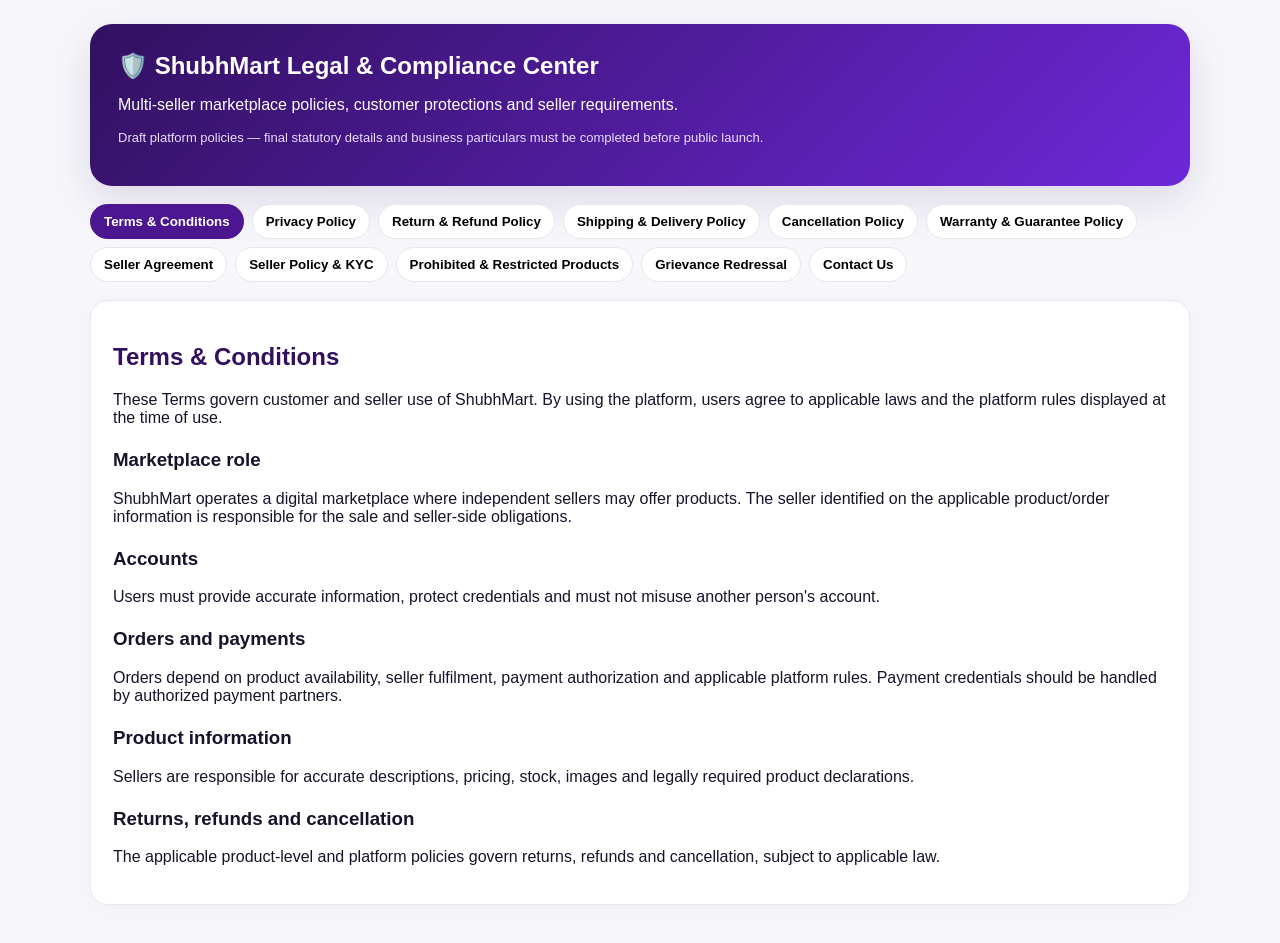
<file: legal-center.html>
<!doctype html>
<html lang="en"><head><meta charset="utf-8"><meta name="viewport" content="width=device-width,initial-scale=1"><title>ShubhMart — Legal & Compliance Center</title><style>body{margin:0;font-family:Inter,Arial,sans-serif;background:#f7f7fb;color:#17132a}.wrap{max-width:1100px;margin:auto;padding:24px}.hero{background:linear-gradient(135deg,#32105f,#6d28d9);color:#fff;border-radius:22px;padding:28px;box-shadow:0 15px 45px #32105f22}.hero h1{margin:0 0 8px}.tabs{display:flex;gap:8px;flex-wrap:wrap;margin:18px 0}.tabs button{border:1px solid #e5e7eb;background:#fff;border-radius:999px;padding:9px 13px;cursor:pointer;font-weight:700}.tabs button.active{background:#4b168f;color:#fff;border-color:#4b168f}.card{background:#fff;border:1px solid #e9e7f0;border-radius:18px;padding:22px;margin:14px 0;box-shadow:0 4px 20px #00000008}.card h2{color:#32105f}.card h3{margin-top:22px}.card li{margin:7px 0}.note{background:#fff8e7;border-left:4px solid #f59e0b;padding:12px;border-radius:8px}.small{color:#667085;font-size:13px}a{color:#4b168f;font-weight:700}@media(max-width:600px){.wrap{padding:14px}.hero{padding:22px}.card{padding:16px}}</style></head><body><main class="wrap"><section class="hero"><h1>🛡️ ShubhMart Legal & Compliance Center</h1><p>Multi-seller marketplace policies, customer protections and seller requirements.</p><p class="small" style="color:#e9ddff">Draft platform policies — final statutory details and business particulars must be completed before public launch.</p></section><nav class="tabs" id="tabs"></nav><section id="content"></section></main><script>const docs={
terms:['Terms & Conditions',`<p>These Terms govern customer and seller use of ShubhMart. By using the platform, users agree to applicable laws and the platform rules displayed at the time of use.</p><h3>Marketplace role</h3><p>ShubhMart operates a digital marketplace where independent sellers may offer products. The seller identified on the applicable product/order information is responsible for the sale and seller-side obligations.</p><h3>Accounts</h3><p>Users must provide accurate information, protect credentials and must not misuse another person's account.</p><h3>Orders and payments</h3><p>Orders depend on product availability, seller fulfilment, payment authorization and applicable platform rules. Payment credentials should be handled by authorized payment partners.</p><h3>Product information</h3><p>Sellers are responsible for accurate descriptions, pricing, stock, images and legally required product declarations.</p><h3>Returns, refunds and cancellation</h3><p>The applicable product-level and platform policies govern returns, refunds and cancellation, subject to applicable law.</p>`],
privacy:['Privacy Policy',`<p>ShubhMart may process account, contact, delivery, order, support, payment-status, device and security information required to operate the marketplace.</p><h3>Uses</h3><ul><li>Authentication and account management.</li><li>Order processing, delivery, returns and refunds.</li><li>Customer and seller support.</li><li>Security, fraud prevention and legal compliance.</li></ul><h3>Data choices</h3><p>Where applicable, users may request access, correction, deletion or other rights through the published support/grievance channel. The final production policy should state the actual entity, contact details, retention periods and applicable data-protection notices.</p>`],
returns:['Return & Refund Policy',`<p>Return/refund eligibility depends on product category, seller terms, product condition, the stated return window and applicable law.</p><ul><li>Wrong, damaged or materially different products should be reported promptly.</li><li>Products must be returned in the required condition and with required components where applicable.</li><li>Certain permitted categories may have special or no-return rules.</li><li>Approved refunds are processed through the applicable payment/refund method.</li></ul><p>Sellers must honor the return/refund commitment displayed for their products.</p>`],
shipping:['Shipping & Delivery Policy',`<p>Delivery estimates depend on stock, seller location, customer location and logistics availability.</p><ul><li>Customers must provide a complete address and reachable mobile number.</li><li>Tracking may be shown where available.</li><li>Delays may occur due to logistics disruption, weather, public restrictions or other events outside reasonable control.</li><li>Failed delivery attempts may follow the logistics partner's process.</li></ul>`],
cancellation:['Cancellation Policy',`<p>Customers may request cancellation before an order reaches a stage where cancellation is operationally unavailable.</p><ul><li>Any cancellation charge must comply with applicable law and the checkout terms.</li><li>If an order is cancelled by the seller or ShubhMart, any applicable refund follows the payment/refund process.</li><li>Orders already shipped or locked for fulfilment may not be cancellable through the normal flow.</li></ul>`],
warranty:['Warranty & Guarantee Policy',`<p>Where a product carries a manufacturer, brand or seller warranty/guarantee, the applicable terms shown on the product page or invoice will apply.</p><ul><li>Warranty claims may require invoice/order proof and product serial or batch information.</li><li>Warranty does not automatically cover misuse, unauthorized modification, normal wear or exclusions stated by the warrantor.</li><li>ShubhMart may route eligible claims to the seller, manufacturer or authorized service provider.</li></ul><div class="note">Do not promise a platform-wide warranty where the underlying product does not carry one.</div>`],
seller:['Seller Agreement',`<p>Seller onboarding requires accurate identity/business information and compliance with laws applicable to the seller and its products.</p><h3>Seller obligations</h3><ul><li>Provide accurate name/business, address, PAN and applicable GST/tax details.</li><li>Provide bank/payout details and category-specific licences where applicable.</li><li>List genuine, legally saleable products.</li><li>Keep price, stock, description, images and mandatory declarations accurate.</li><li>Honor applicable orders, returns, refunds, warranty commitments and customer support obligations.</li></ul><h3>Platform controls</h3><p>ShubhMart may pause listings or suspend marketplace access for prohibited products, fraud, material misrepresentation, repeated policy violations or other permitted reasons, subject to applicable law and the seller agreement.</p>`],
sellerPolicy:['Seller Policy & KYC',`<h3>Seller onboarding checklist</h3><ul><li>Seller/business name, mobile, email and address.</li><li>PAN and bank/payout information.</li><li>GSTIN where applicable.</li><li>Udyam/MSME information where voluntarily provided.</li><li>Product/category-specific licence or certification where applicable.</li></ul><h3>Verification</h3><p>Seller applications remain Pending/Under Review until the ShubhMart verification process is completed. Admin verification may record notes and a rejection reason.</p><h3>Agreement acceptance</h3><p>Seller onboarding records acceptance of the applicable Seller Agreement and prohibited-product rules, including the agreement version used at acceptance.</p>`],
prohibited:['Prohibited & Restricted Products',`<p>The following must not be listed unless ShubhMart has specifically enabled the category and all applicable legal requirements are satisfied:</p><ul><li>Illegal, counterfeit or stolen goods.</li><li>Weapons, explosives and other restricted items.</li><li>Narcotics or unlawfully supplied controlled substances.</li><li>Unsafe, recalled or materially non-compliant products.</li><li>Products requiring licences/certifications that the seller cannot provide.</li><li>Fraudulent or materially misleading listings.</li></ul><p>Additional category controls may apply to food, cosmetics, medicines, medical devices, toys, electronics, packaged goods and other regulated products.</p>`],
grievance:['Grievance Redressal',`<p>ShubhMart provides customer support and a grievance mechanism for marketplace complaints.</p><h3>Process</h3><ol><li>Submit the issue with order/product details.</li><li>Receive a ticket/reference where supported.</li><li>ShubhMart and/or the responsible seller reviews the issue.</li><li>Return, refund, replacement or other resolution is handled under the applicable policy and law.</li></ol><h3>Grievance Officer</h3><p><b>Name:</b> To be appointed before public launch<br><b>Email:</b> To be published<br><b>Address:</b> To be published</p><div class="note">Actual responsible-person details must be entered before launch. Placeholder information must not be presented as final statutory details.</div>`],
contact:['Contact Us',`<p><b>Customer Support:</b> To be published before launch.</p><p><b>Business/Legal Address:</b> To be published after entity/business details are finalized.</p><p><b>Grievance Email:</b> To be published.</p><p>Support tickets can be used for order, payment, delivery, return/refund, account and seller-related complaints.</p>`]
};const tabs=document.getElementById('tabs');const content=document.getElementById('content');Object.entries(docs).forEach(([key,v])=>{const b=document.createElement('button');b.textContent=v[0];b.onclick=()=>openDoc(key);b.dataset.key=key;tabs.appendChild(b)});function openDoc(key){const d=docs[key]||docs.terms;content.innerHTML='<article class="card"><h2>'+d[0]+'</h2>'+d[1]+'</article>';document.querySelectorAll('#tabs button').forEach(b=>b.classList.toggle('active',b.dataset.key===key));history.replaceState(null,'','#'+key)}openDoc(location.hash.slice(1)||'terms');</script></body></html>
</file>
